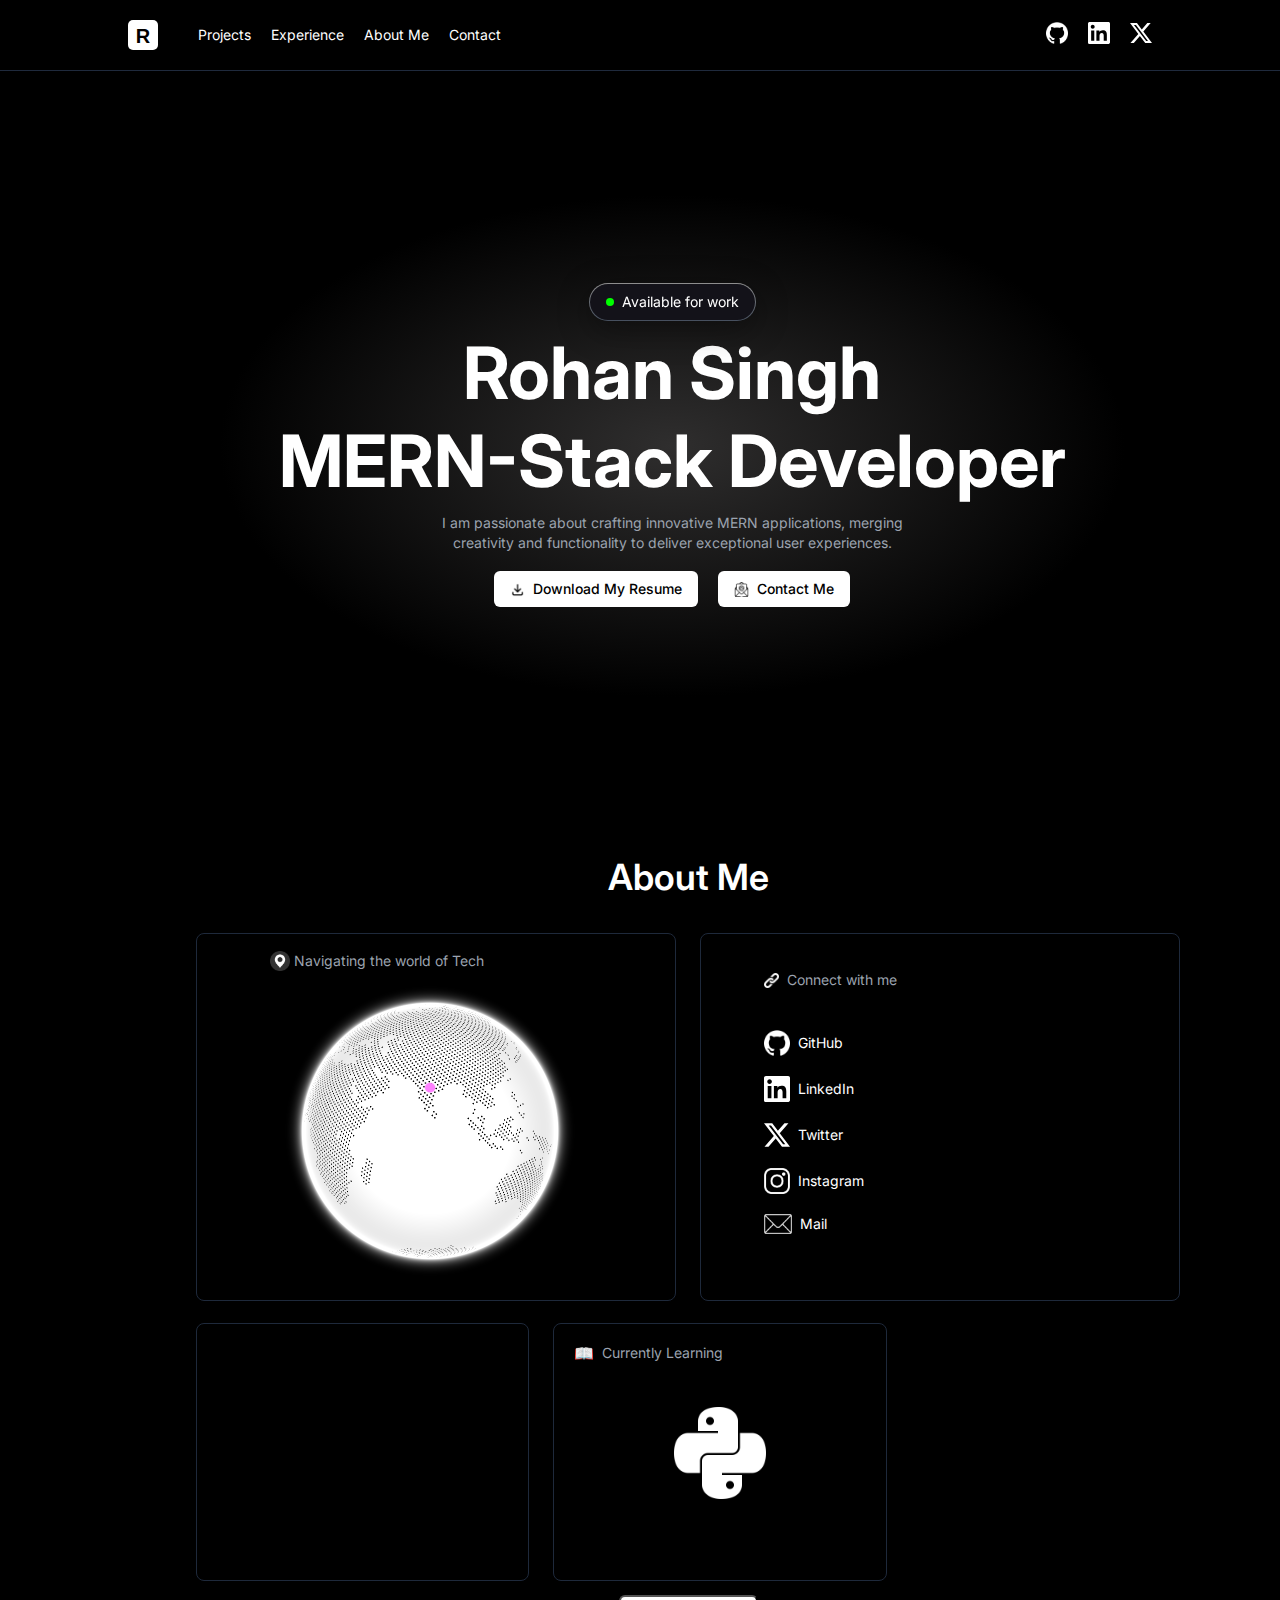
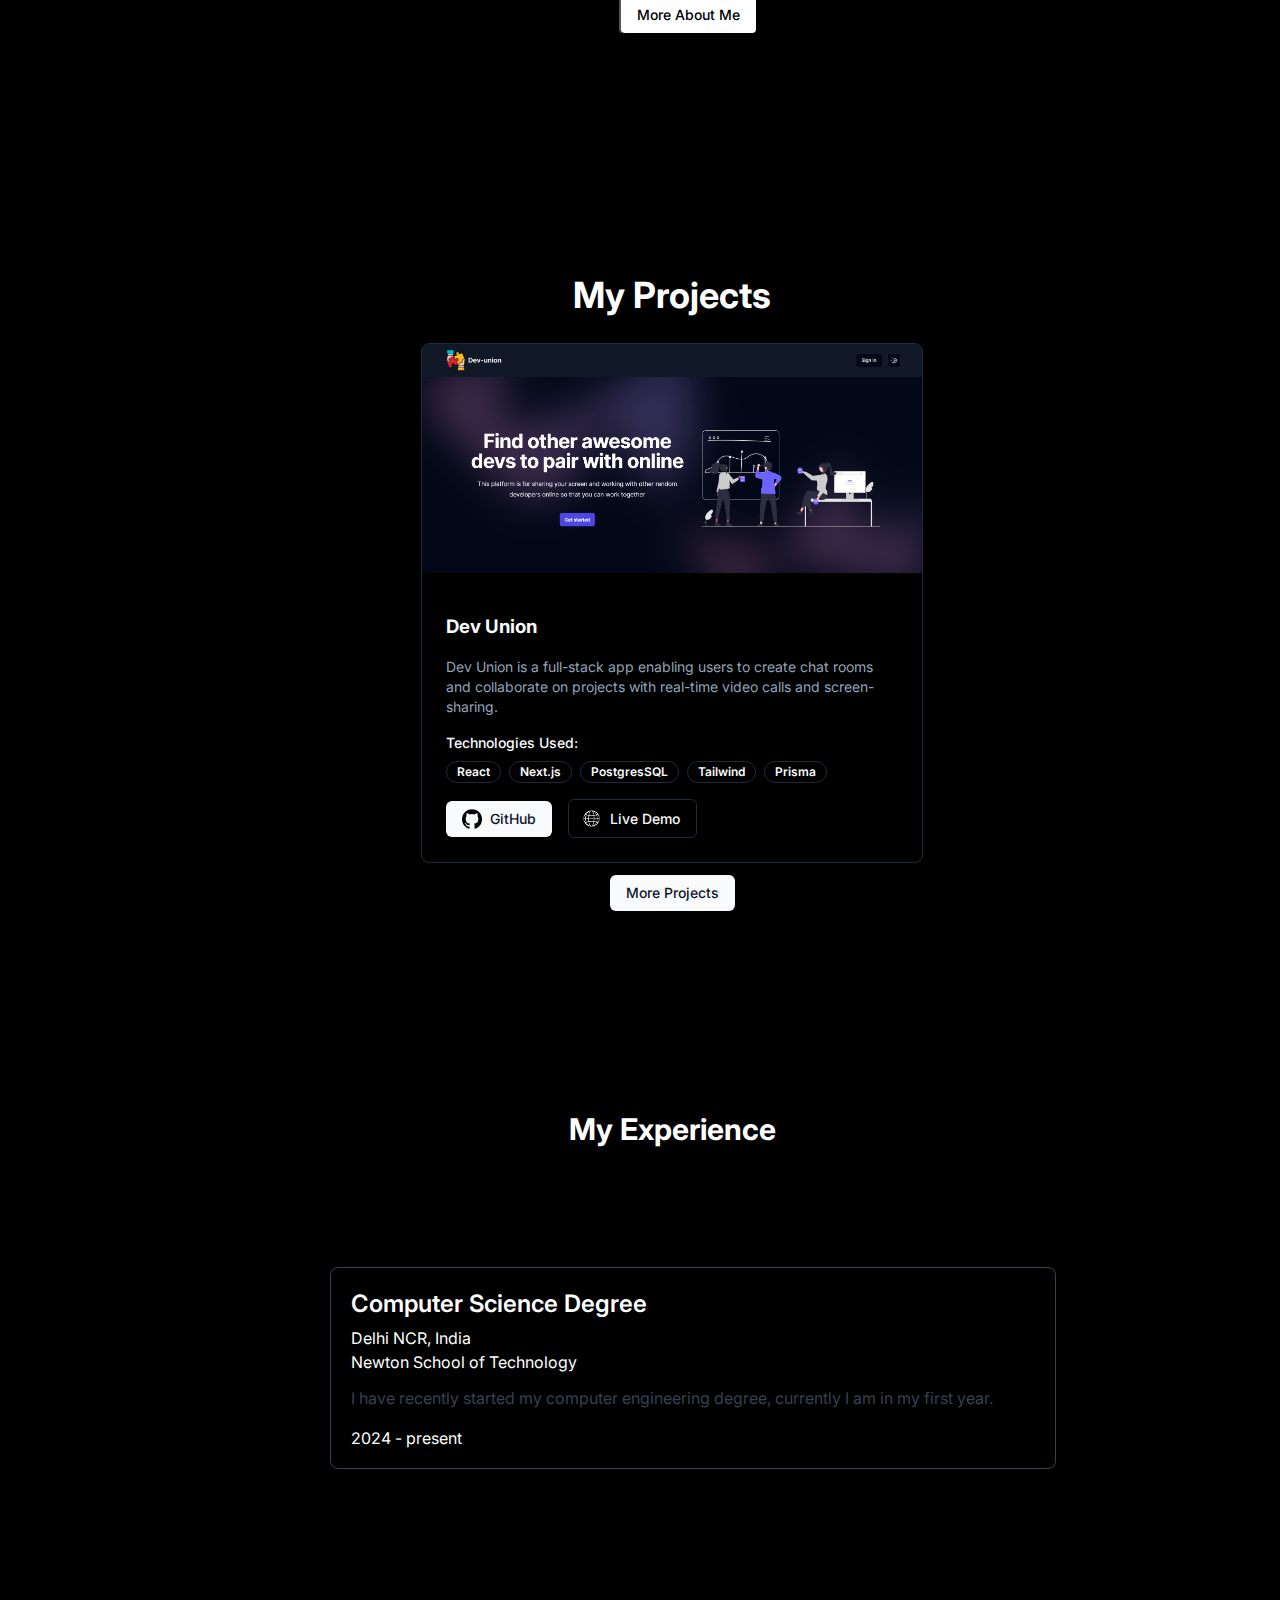
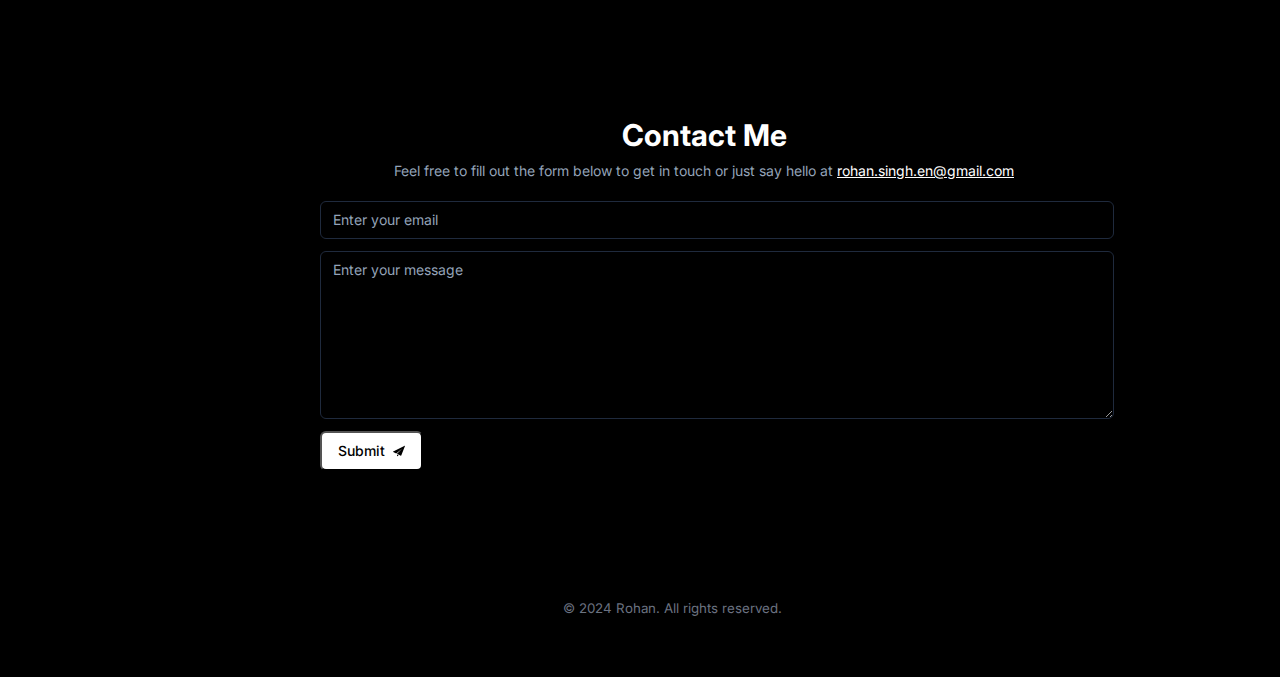
<file: index.html>
<!DOCTYPE html>
<html lang="en">
<head>
    <meta charset="UTF-8">
    <meta name="viewport" content="width=device-width, initial-scale=1.0">
    <title>Rohan Singh</title>
    <link rel="stylesheet" href="src/Styles/styles.css">
    <link rel="preconnect" href="https://fonts.googleapis.com">
    <link rel="preconnect" href="https://fonts.gstatic.com" crossorigin>
    <link href="https://fonts.googleapis.com/css2?family=Inter:ital,opsz,wght@0,14..32,100..900;1,14..32,100..900&display=swap" rel="stylesheet">
    <link rel="stylesheet" href="src/Styles/experience.css">
    <link rel="stylesheet" href="src/Styles/about.css">
    <link rel="stylesheet" href="src/Styles/projects.css">
    <link rel="stylesheet" href="src/Styles/contact.css">
</head>
<body>
    <div style="overflow: hidden;">
        <div id="nav-container">
            <div id="navdiv">
                <div id="button-container">
                    <a href="#">
                        <div class="logo">R</div>
                    <div id="menu-items">
                        <a href="myprojects.html">Projects</a>
                        <a href="/#experience">Experience</a>
                        <a href="about.html">About Me</a>
                        <a href="/#contact">Contact</a>
                    </div>
                </div>
                <div id="social-container">
                    <a href="https://github.com/r0hansng" target="_blank">
                        <img class="social-logo" src="src/Styles/Pictures/github.png">
                    </a>
                    <a href="https://www.linkedin.com/in/rohansng/" target="_blank">
                        <img class="social-logo" src="src/Styles/Pictures/linkedin-app-white-icon.svg">
                    </a>
                    <a href="https://x.com/r0hansng" target="_blank">
                        <img class="social-logo" src="src/Styles/Pictures/x-social-media-white-icon.svg">
                    </a>
                </div>
            </div>
        </div>
        <div id="super-container">
            <section id="hero-section">
                <div class="main-heading">
                    <button class="available-button"style="">
                        <div class="available">
                            <div class="blinking-circle" style="background-color: rgb(0, 255, 0); width:8px; height: 8px; border-radius: 50%;"></div>
                            Available for work
                        </div>
                    </button>
                    <div>
                        Rohan Singh
                    </div>
                    <div>
                        MERN-Stack Developer
                    </div>
                    <p class="description">
                        I am passionate about crafting innovative MERN applications,
                        merging creativity and functionality to deliver exceptional user experiences.
                    </p>
                    <div class="two-buttons">
                        <a href="https://drive.google.com/file/d/1EbuubdYfPklnH8oUXLTvDtz4ecRLwbII/view?usp=drive_link" target="_blank">
                            <img src="src/Styles/Pictures/download.png" style="height:15px;">Download My Resume</a>
                        <a href="#contact">
                            <img src="src/Styles/Pictures/mail.png" style="height:15px;">
                            Contact Me</a>
                    </div>
                </div>
            </section>
            <!-- About Section -->
            <div id="about-container">
                <div style="opacity: 1; transform: none;">
                    <div id="about-content-container">
                        <h1 id="about-homepage-header">
                            About Me
                        </h1>
                        <div class="about-card-container">
                            <div class="about-card-content-container">
                                <div class="about-card-content-separator-top">
                                    <div style="padding: 0.5rem;">
                                        <div style="display: flex; align-items: center; margin-top: 0.5rem; gap: 0.25rem;">
                                            <img height="20px" src="src/Styles/Pictures/gps.png" alt="">
                                            <h1 style="color:rgb(156 163 175); margin: 0; font-weight: inherit; font-size: 0.875rem; line-height: 1.25rem;">
                                                Navigating the world of Tech
                                            </h1>
                                        </div>
                                        <div style="overflow: hidden; margin-right: 0.75rem;">
                                            <div id="globe-container">
                                                <img style="width: 100%; height: 100%; display: block; max-height: 320px; max-width: 320px;" src="src/Styles/Pictures/Location_pin.png" alt="Globe Location" width="640" height="640">
                                            </div>
                                        </div>
                                    </div>
                                </div>
                            </div>
                            <div class="about-card-content-container">
                                <div class="about-card-content-separator-top">
                                    <div id="connect-links-container">
                                        <div id="connect-header">
                                            <img src="src/Styles/Pictures/link-512.png" alt="Link Icon" height="15px" width="15px">
                                            <h1 style="color: rgb(156 163 175); font-size: 0.875rem; line-height: 1.25rem; margin:0; font-weight: inherit;">
                                                Connect with me
                                            </h1>
                                        </div>
                                        <div id="links-container">
                                            <a class="link-content" href="https://github.com/r0hansng" target="_blank">
                                                <img class="connect-logo" src="src/Styles/Pictures/github.png">
                                                <h1 class="connect-site">
                                                    GitHub
                                                </h1>
                                            </a>
                                            <a class="link-content" href="https://www.linkedin.com/in/rohansng/" target="_blank">
                                                <img class="connect-logo" src="src/Styles/Pictures/linkedin-app-white-icon.svg">
                                                <h1 class="connect-site">
                                                    LinkedIn
                                                </h1>
                                            </a>
                                            <a class="link-content" href="https://x.com/r0hansng" target="_blank">
                                                <img class="connect-logo" src="src/Styles/Pictures/x-social-media-white-icon.svg">
                                                <h1 class="connect-site">
                                                    Twitter
                                                </h1>
                                            </a>
                                            <a class="link-content" href="https://www.instagram.com/r0hansng/" target="_blank">
                                                <img class="connect-logo" src="src/Styles/Pictures/instagram_logo.png" alt="Instagram">
                                                <h1 class="connect-site">
                                                    Instagram
                                                </h1>
                                            </a>
                                            <a class="link-content" href="mailto:rohan.singh.en@gmail.com" target="_blank">
                                                <img height="20px" src="src/Styles/Pictures/White Email Icon.png" alt="">
                                                <h1 class="connect-site">
                                                    Mail
                                                </h1>
                                            </a>
                                        </div>
                                    </div>
                                </div>
                            </div>
                        </div>
                        <div class="about-card-container">
                            <div class="about-card-content-container-bottom">
                                <div class="content-container-about-bottom">
                                    <!-- Carousel -->
                                     <div style="width: 100%; overflow: hidden; position: relative;">
                                        <div style="display: flex; justify-content: center; align-items: center; flex-direction: column; width: 100%; overflow: hidden; gap: 2.5rem; background-color: black;"></div>
                                     </div>
                                </div>
                            </div>
                            <div class="about-card-content-container-bottom">
                                <div class="content-container-about-bottom">
                                    <div id="seprator-learning">
                                        <div style="display: flex; align-items: center; margin-bottom: 2.5rem; gap: 0.5rem;">
                                            <p>
                                                📖
                                            </p>
                                            <h1 style="color: rgb(156 163 175); margin: 0; font-weight: inherit; font-size:0.875rem; line-height: 1.25rem;">
                                                Currently Learning
                                            </h1>
                                        </div>
                                        <div style="display: flex; align-items: center; justify-content:center; width: 100%;">
                                            <img loading="lazy" height="100" src="src/Styles/Pictures/icons8-python-500.png" alt="GoLang" style="margin:0;">
                                        </div>
                                    </div>
                                </div>
                            </div>
                        </div>
                        <a style="color: inherit; text-decoration: inherit;" href="about.html">
                            <button id="more-about">
                                More About Me
                            </button>
                        </a>
                    </div>
                </div>
            </div>
            <!-- Projects Section -->
            <div id="project-section-header">
                <h1 id="my-projects">
                    My Projects
                </h1>
                <div id="project-card-container">
                    <div class="project-card">
                        <img class="project-thumbnail" src="src/Styles/Pictures/Dev Union.png" alt="Project Thumbnail" width="400" height="500">
                        <div class="project-description-container">
                            <div>
                                <h3>Dev Union</h3>
                                <p class="project-description">
                                    Dev Union is a full-stack app enabling users to create chat rooms and collaborate on projects with real-time video calls and screen-sharing.
                                </p>
                            </div>
                            <div class="project-technology-container">
                                <div class="technology-header">
                                    Technologies Used:
                                </div>
                                <div class="shield-container">
                                    <div class="technology-name">React</div>
                                    <div class="technology-name">Next.js</div>
                                    <div class="technology-name">PostgresSQL</div>
                                    <div class="technology-name">Tailwind</div>
                                    <div class="technology-name">Prisma</div>
                                </div>
                                <div class="project-link-button">
                                    <a class="project-github" target="_blank" href="https://github.com/MayankUghade/Dev-Union">
                                        <img src="src/Styles/Pictures/GitHub Logo.png" alt="GitHub" height="20px">
                                        GitHub
                                    </a>
                                    <a class="live-demo-button" target="_blank" href="https://dev-union.vercel.app/">
                                        <img src="src/Styles/Pictures/Globe Vector Icon PNG.jpeg" alt="Live Icon" height="21px">
                                        Live Demo
                                    </a>
                                </div>
                            </div>
                        </div>
                    </div>
                </div>
                <a id="more-projects-button" href="/myprojects.html">
                    More Projects
                </a>
            </div>
            <!-- Experience Section -->
            <div class="experience-section" id="experience">
                <h1 style="font-weight: 700; font-size:1.875rem; line-height:2.25rem; margin:0;">
                    My Experience
                </h1>
                <div>
                    <div class="experience-content-cards-section">
                        <div>
                            <section style="padding-top: 120px; padding-bottom: 120px; display: flex; gap: 2.rem; justify-content: center; align-items: center; flex-direction: column; scroll-margin-top: 7rem; width: 100%;">
                                <!-- Experience Cards -->
                                <div id="experience-card-container">
                                    <div>
                                        <div class="experience-card">
                                            <h1 class="experience-header">
                                                Computer Science Degree
                                            </h1>
                                            <p class="experience-location">
                                                Delhi NCR, India
                                            </p>
                                            <p class="experience-institution">
                                                Newton School of Technology
                                            </p>
                                            <p class="experience-description">
                                                I have recently started my computer engineering degree, currently I am in my first year.
                                            </p>
                                            <p class="experience-duration">
                                                2024 - present
                                            </p>
                                        </div>
                                    </div>
                                </div>
                            </section>
                        </div>
                    </div>
            </div>
            <div id="contact">
                <div id="contact-me-section">
                    <h1 class="contact-me-heading">
                        Contact Me
                    </h1>
                    <p class="mail-line">
                        Feel free to fill out the form below to get in touch or just say hello at
                        <span style="text-decoration: underline;--tw-text-opacity: 1; color: rgb(255 255 255 / var(--tw-text-opacity));">
                            <a style="color:inherit; text-decoration: inherit;"target="_blank" rel="noopener noreferrer" href="mailto:rohan.singh.en@gmail.com">
                                rohan.singh.en@gmail.com
                            </a>
                        </span>
                    </p>
                    <form style="gap:.75rem; flex-direction: column; display: flex;" onsubmit="handleSubmit(event)">
                        <input class="email" name="mail" required type="email" placeholder="Enter your email" onchange="userEmail = this.value">
                        <textarea class="message" name="message" required placeholder="Enter your message" 
                        onchange="msgs = this.value"></textarea>
                        <button class="send-button" type="submit">
                            Submit
                            <img class="send-mail-icon" src="src/Styles/Pictures/send-svgrepo-com.svg" style="height:12px; width:12px;">
                        </button>
                    </form>
                </div>
            </div>
        </div>
    <footer class="foot">
        <small class="mb-2 block text-xs">
            © 2024 Rohan. All rights reserved.
        </small>
    </footer>
    <script src="src/JS/script.js"></script>
</body>
</html>
</file>
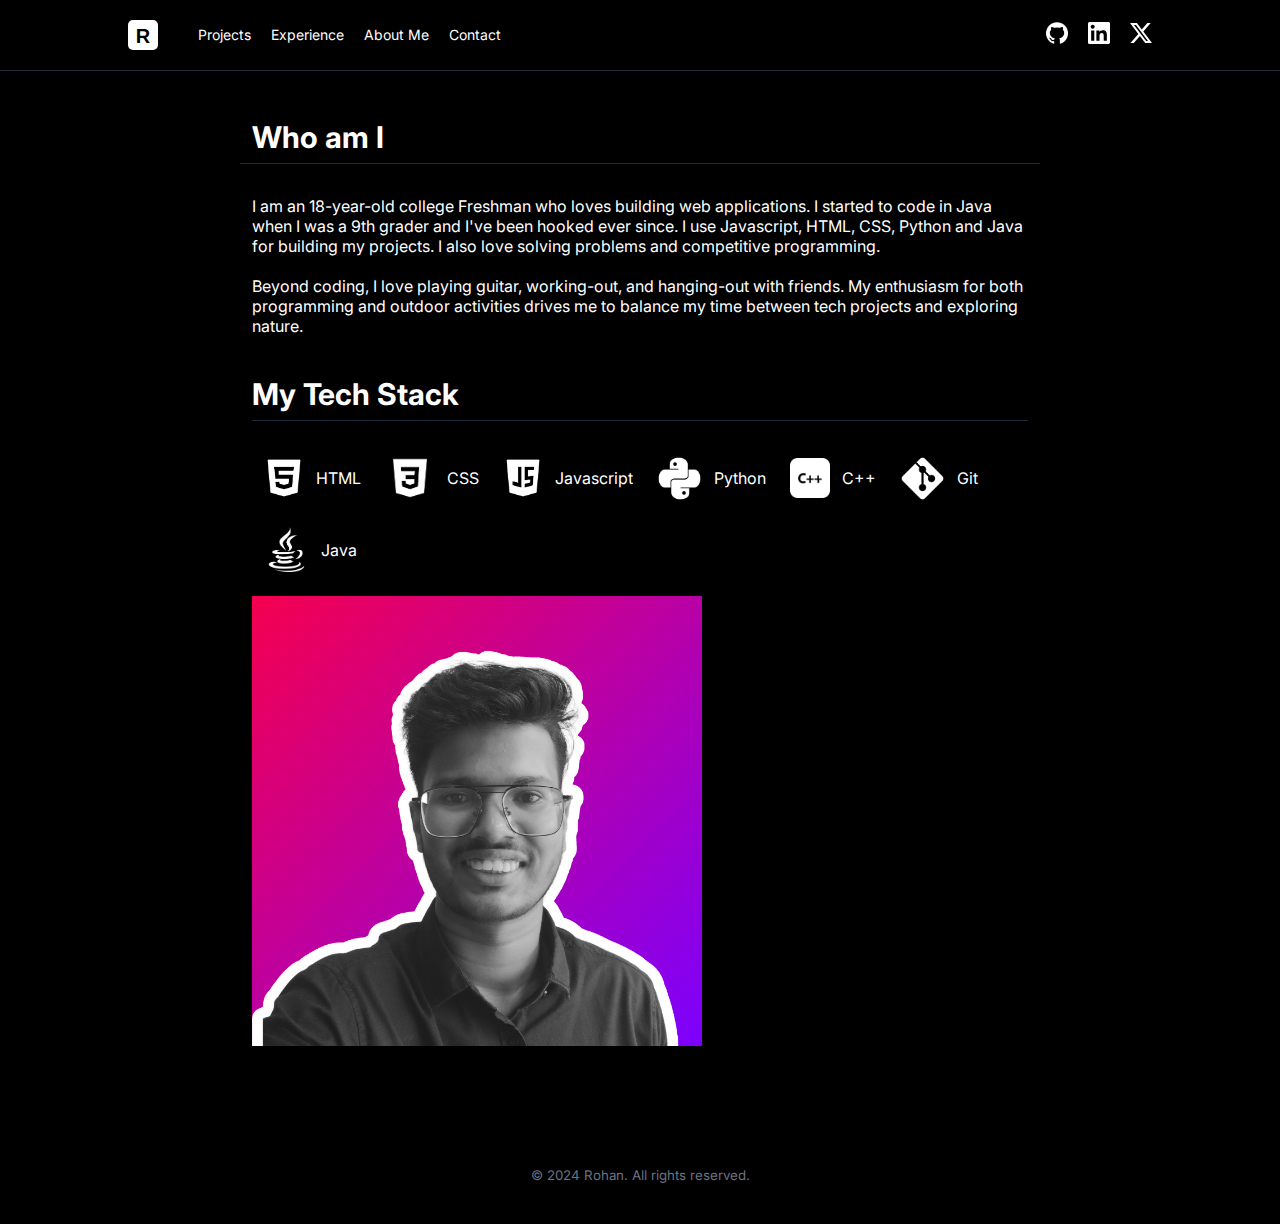
<file: about.html>
<!DOCTYPE html>
<html lang="en">
<head>
    <meta charset="UTF-8">
    <meta name="viewport" content="width=device-width, initial-scale=1.0">
    <title>Rohan Singh</title>
    <link rel="stylesheet" href="src/Styles/styles.css">
    <link rel="preconnect" href="https://fonts.googleapis.com">
    <link rel="preconnect" href="https://fonts.gstatic.com">
    <link href="https://fonts.googleapis.com/css2?family=Inter:ital,opsz,wght@0,14..32,100..900;1,14..32,100..900&display=swap" rel="stylesheet">
    <link rel="stylesheet" href="src/Styles/about.css">
</head>
<body>
    <div style="overflow: hidden;">
        <div id="nav-container">
            <div id="navdiv">
                <div id="button-container">
                    <a href="index.html">
                        <div class="logo">R</div>
                    <div id="menu-items">
                        <a href="myprojects.html">Projects</a>
                        <a href="/#experience">Experience</a>
                        <a href="#">About Me</a>
                        <a href="/#contact">Contact</a>
                    </div>
                </div>
                <div id="social-container">
                    <a href="https://github.com/r0hansng" target="_blank">
                        <img class="social-logo" src="src/Styles/Pictures/github.png">
                    </a>
                    <a href="https://www.linkedin.com/in/rohansng/" target="_blank">
                        <img class="social-logo" src="src/Styles/Pictures/linkedin-app-white-icon.svg">
                    </a>
                    <a href="https://x.com/r0hansng" target="_blank">
                        <img class="social-logo" src="src/Styles/Pictures/x-social-media-white-icon.svg">
                    </a>
                </div>
            </div>
        </div>
        <div class="about">
            <h1 id="about-me-description-header">
                Who am I
            </h1>
            <div class="about-html-div-container">
                <div>
                    <p style="margin:0; margin-top: 1.25rem; color:white; font-size: 16px;">
                        I am an 18-year-old college Freshman who loves building web applications. I started to code in Java when I was a 9th grader and I've been hooked ever since. I use Javascript, HTML, CSS, Python and Java for building my projects. I also love solving problems and competitive programming.
                    </p>
                    <p style="margin:0; margin-top: 1.25rem; margin-bottom:2.5rem; color:white; font-size: 16px;">
                        Beyond coding, I love playing guitar, working-out, and hanging-out with friends. My enthusiasm for both programming and outdoor activities drives me to balance my time between tech projects and exploring nature.   
                    </p>
                    <h1 id="techstack-header">
                        My Tech Stack
                    </h1>
                    <div style="border-top: 1px solid rgb(31, 42, 61);">
                        <div style="gap:1rem; padding:.5rem; flex-wrap: wrap; display: flex; margin-top: 1.25rem;">
                            <div style="padding:.25rem; gap:.75rem; display: flex; align-items: center; ">
                                <img style="width:40px; height: 40px;"src="src/Styles/Pictures/icons8-html-5-500.png">
                                <p style="color:white;">HTML</p>
                            </div>
                            <div style="padding:.25rem; gap:.75rem; display: flex; align-items: center; ">
                                <img style="width:50px; height: 50px;" src="src/Styles/Pictures/icons8-css-500.png">
                                <p style="color:white;">CSS</p>
                            </div>
                            <div style="padding:.25rem; gap:.75rem; display: flex; align-items: center; ">
                                <img style="width:40px; height: 40px;" src="src/Styles/Pictures/icons8-javascript-500.png">
                                <p style="color:white;">Javascript</p>
                            </div>
                            <div style="padding:.25rem; gap:.75rem; display: flex; align-items: center; ">
                                <img style="width:45px; height: 45px;" src="src/Styles/Pictures/icons8-python-500.png">
                                <p style="color:white;">Python</p>
                            </div>
                            <div style="padding:.25rem; gap:.75rem; display: flex; align-items: center; ">
                                <img style="width:40px; height: 40px;" src="src/Styles/Pictures/icons8-c-plus-plus-100.png">
                                <p style="color:white;">C++</p>
                            </div>
                            <div style="padding:.25rem; gap:.75rem; display: flex; align-items: center; ">
                                <img style="width:45px; height: 45px;" src="src/Styles/Pictures/icons8-git-500.png">
                                <p style="color:white;">Git</p>
                            </div>
                            <div style="padding:.25rem; gap:.75rem; display: flex; align-items: center; ">
                                <img style="width:45px; height: 45px;" src="src/Styles/Pictures/icons8-java-500.png">
                                <p style="color:white;">Java</p>
                        </div>
                    </div>
                </div>
                <img src="src/Styles/Pictures/GitHub Profile Picture.png" alt="Profile Picture" loading="lazy" width="450" height="300" style="display:block; margin-top:0.75rem; max-width: 100%; height: auto; color:transparent;">
            </div>
        </div>
    </div>
    <footer class="foot">
        <small class="mb-2 block text-xs">
            © 2024 Rohan. All rights reserved.
        </small>
    </footer>
</body>
</html>
</file>
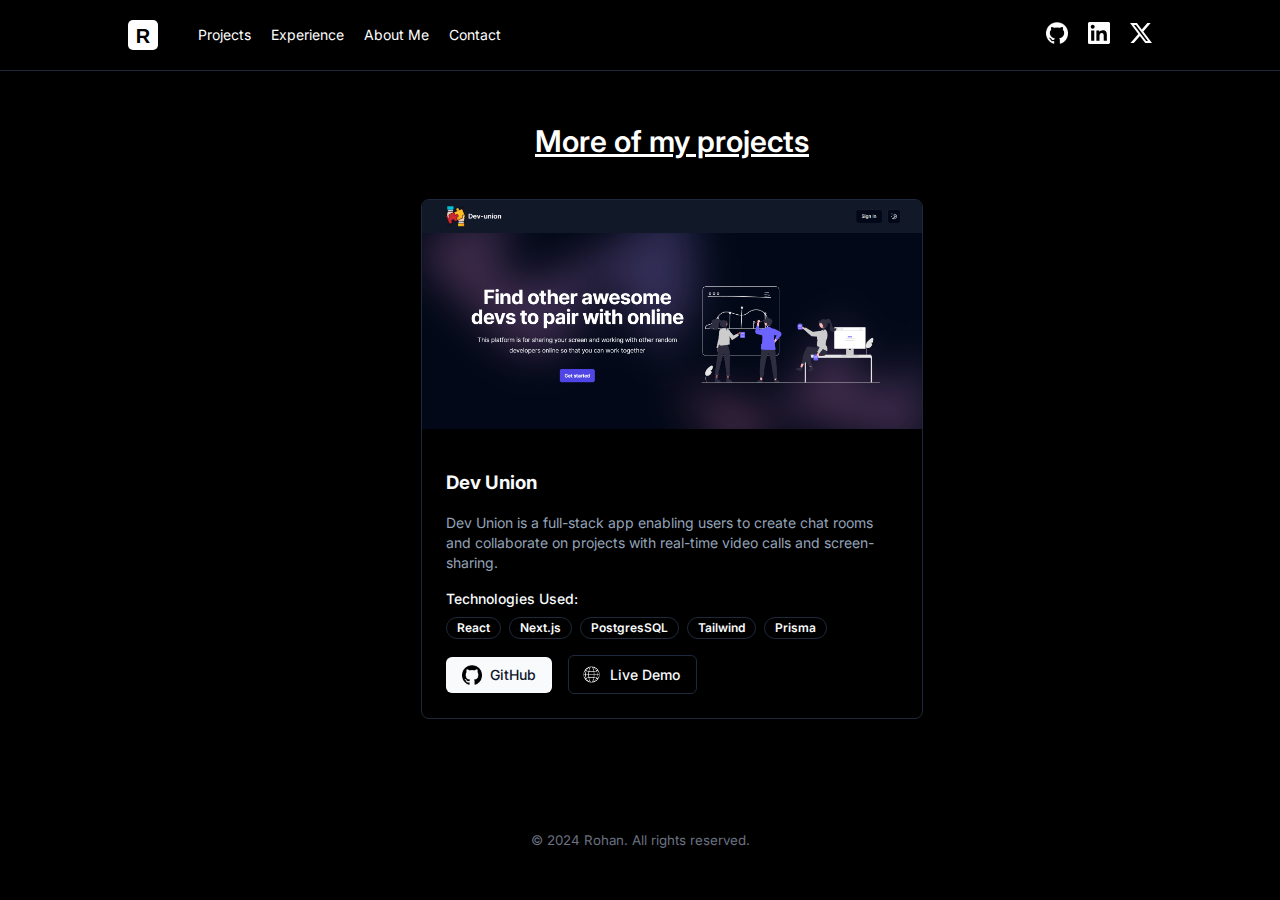
<file: myprojects.html>
<!DOCTYPE html>
<html lang="en">
<head>
    <meta charset="UTF-8">
    <meta name="viewport" content="width=device-width, initial-scale=1.0">
    <title>Rohan Singh</title>
    <link rel="stylesheet" href="src/Styles/styles.css">
    <link rel="preconnect" href="https://fonts.googleapis.com">
    <link rel="preconnect" href="https://fonts.gstatic.com">
    <link href="https://fonts.googleapis.com/css2?family=Inter:ital,opsz,wght@0,14..32,100..900;1,14..32,100..900&display=swap" rel="stylesheet">
    <link rel="stylesheet" href="src/Styles/projects.css">
</head>
<body>
    <div style="overflow: hidden;">
        <div id="nav-container">
            <div id="navdiv">
                <div id="button-container">
                    <a href="index.html">
                        <div class="logo">R</div>
                    <div id="menu-items">
                        <a href="#">Projects</a>
                        <a href="/#experience">Experience</a>
                        <a href="/about.html">About Me</a>
                        <a href="/#contact">Contact</a>
                    </div>
                </div>
                <div id="social-container">
                    <a href="https://github.com/r0hansng" target="_blank">
                        <img class="social-logo" src="src/Styles/Pictures/github.png">
                    </a>
                    <a href="https://www.linkedin.com/in/rohansng/" target="_blank">
                        <img class="social-logo" src="src/Styles/Pictures/linkedin-app-white-icon.svg">
                    </a>
                    <a href="https://x.com/r0hansng" target="_blank">
                        <img class="social-logo" src="src/Styles/Pictures/x-social-media-white-icon.svg">
                    </a>
                </div>
            </div>
        </div>
        <div id="container-project-page">
            <h1 id="project-page-header">
                More of my projects
            </h1>
            <div id="project-page-card-container">
                <div class="project-card">
                    <img class="project-thumbnail" src="src/Styles/Pictures/Dev Union.png" alt="Project Thumbnail" width="400" height="500">
                    <div class="project-description-container">
                        <div>
                            <h3>Dev Union</h3>
                            <p class="project-description">
                                Dev Union is a full-stack app enabling users to create chat rooms and collaborate on projects with real-time video calls and screen-sharing.
                            </p>
                        </div>
                        <div class="project-technology-container">
                            <div class="technology-header">Technologies Used:</div>
                            <div class="shield-container">
                                <div class="technology-name">React</div>
                                <div class="technology-name">Next.js</div>
                                <div class="technology-name">PostgresSQL</div>
                                <div class="technology-name">Tailwind</div>
                                <div class="technology-name">Prisma</div>
                            </div>
                            <div class="project-link-button">
                                <a class="project-github" target="_blank" href="https://github.com/MayankUghade/Dev-Union">
                                    <img src="src/Styles/Pictures/GitHub Logo.png" alt="GitHub" height="20px">GitHub</a>
                                <a class="live-demo-button" target="_blank" href="https://dev-union.vercel.app/">
                                    <img src="src/Styles/Pictures/Globe Vector Icon PNG.jpeg" alt="Live Icon" height="21px">Live Demo</a>
                            </div>
                        </div>
                    </div>
                </div>
            </div>
        </div>
        <div id="container-cover"></div>
    </div>
    <footer class="foot">
        <small class="mb-2 block text-xs">
            © 2024 Rohan. All rights reserved.
        </small>
    </footer>
</body>
</html>
</file>
<file: src/Styles/styles.css>
*{
    text-decoration: none;
    font-family:"Inter", sans-serif;
}
html{
    scroll-behavior:smooth;
    max-width: 100%;
}
body{
    background-color: black;
    margin:0;
}
div{
    display: block;
}
p {
    display: block;
    margin-block-start: 1em;
    margin-block-end: 1em;
    margin-inline-start: 0px;
    margin-inline-end: 0px;
    unicode-bidi: isolate;
    margin: 0;
}
h1{
    color:white;
}

#super-container{
    width: 100%;
    padding: 1.25rem;
    margin-right: auto;
    margin-left: auto;
    padding-right: 2rem;
    padding-left: 2rem;
    overflow: hidden;
}

#hero-section{
    background-image: radial-gradient(rgb(47, 46, 46), rgb(0, 0, 0), black);
    display: flex;
    align-items: center;
    justify-content: center;
    border-radius: 6px;
    position: relative;
    padding-top: 12rem;
    padding-bottom: 12rem;

}
/* Navigation bar */

 #nav-container{
    opacity: 1;
    transform: none;
    --tw-bg-opacity: 0.5;
    background-color: rgb(0 0 0 / var(--tw-bg-opacity));
    border-bottom: 1px solid rgb(31, 42, 61);
    z-index: 50;
    position: relative;
    overflow: hidden;
 }

#navdiv{
    min-width: 1024px;
    display: flex;
    align-items: center;
    padding: 1.25rem;
    justify-content: space-between;
    width: 75%;
    margin-right: auto;
    margin-left: auto;
    padding-right: 2rem;
    padding-left: 2rem;
}

#button-container{
    display: flex;
    align-items: center;
    gap: 1.25rem;
}

.social-logo{
    height:22px;
    width:22px;
}

#menu-items{
    display: flex;
    align-items: center;
    gap: 1.25rem;
}

#menu-items a{
    color:white;
    text-decoration: inherit;
    cursor: pointer;
    font-size: 0.875rem;
    line-height: 1.25rem;
}

#menu-items a:hover{
    color: #9ba3af;
}

#social-container{
    display: flex;
    align-items: center;
    gap: 1.25rem;
}

.logo{
    background-color:white; 
    height:20px;
    width:20px; 
    border-radius: 5px; 
    font-family: Arial, Helvetica, sans-serif; 
    font-weight: bold; 
    text-align: center;
    padding:5px 5px 5px 5px; 
    font-size: 20px;
    color:black;
}
/* The area used for showcasing the main info */
                    /* Dev info */

.main-heading{
    opacity: 1;
    transform: none;
    display:flex;
    flex-direction: column;
    align-items: center;
    position: relative;
    gap:1rem;
    background-color: hsl(var(--background) / .96);
    color:white;
    line-height: 1;
    font-size: 4.5rem;
    font-weight:700;
    min-width: 768px;
}

.description{
    --tw-text-opacity: 1;
    margin:0;
    font-size: 0.875rem;
    line-height: 1.25rem;
    text-align: center;
    color: rgb(156 163 175 / var(--tw-text-opacity));
    width: 515px;
    font-weight: normal;
}
                    /* Available for work button */
.available{
    display: flex;
    align-items: center;
    justify-content: space-between;
    gap:.5rem
}
.available-button{
    background-color: black; 
    color:white; 
    border-radius: 20px; 
    padding:0.5rem 1rem 0.5rem 1rem; 
    line-height: 1.25rem; 
    font-size: 0.875rem;
    backdrop-filter: blur(10px);
    -webkit-backdrop-filter: blur(10px);
    border-radius: 20px;
    border:1.5px solid rgba(255, 255, 255, 0.18);
    box-shadow: 0 8px 32px 0 rgba(0, 0, 0, 0.37);
    background: linear-gradient(#131219, #131219) padding-box, linear-gradient(
        var(--angle),
        #1e293b,
        #767676
      ) border-box;
    animation: 8s rotate linear infinite;
    transition: 2s;
}

@keyframes rotate {
  to {
    --angle: 360deg;
  }
}

@property --angle {
  syntax: "<angle>";
  initial-value: 0deg;
  inherits: false;
}

.available-button:hover{
    cursor: pointer;
    border: 2px solid rgb(31, 42, 61);
}

@keyframes blink {
    0% {
        opacity: 1;
    }

    50% {
        opacity: 0.2;
    }

    100% {
        opacity: 1;
    }

}

.blinking-circle {
    color: green;
    animation: blink 2.5s infinite;
}

.two-buttons{
    display: flex;
    flex-direction: row;
    gap:1.25rem;
    align-items: center;
    height:2.5rem;
}

.two-buttons a{
    display: inline-flex;
    justify-content: center;
    align-items: center;
    flex-direction: row;
    gap: 0.5rem;
    background-color: white;
    color:black;
    padding: 0.5rem 1rem 0.5rem 1rem;
    font-size: 0.875rem;
    font-weight: 500;
    line-height:1.25rem;
    border-radius: 6px;
    transition: 0.15s;
}

.two-buttons a:hover{
    background-color: rgb(225, 223, 223);
}

.foot{
    --tw-text-opacity:1;
    color:rgb(107 114 128 / var(--tw-text-opacity));
    font-family: Arial, Helvetica, sans-serif;
    padding-left: 1rem;
    padding-right: 1rem;
    margin-top: 100px;
    margin-bottom: 2.5rem;
    display: block;
    text-align: center;
    unicode-bidi: isolate;
    border: 0 solid #e5e7eb;
    box-sizing: border-box;
}
</file>
<file: src/Styles/experience.css>
*{
    text-decoration: none;
    font-family:"Inter", sans-serif;
}
html{
    scroll-behavior:smooth;
    max-width: 100%;
}
body{
    background-color: black;
    margin:0;
}
div{
    display: block;
}
p {
    display: block;
    margin-block-start: 1em;
    margin-block-end: 1em;
    margin-inline-start: 0px;
    margin-inline-end: 0px;
    unicode-bidi: isolate;
    margin: 0;
}
h1{
    color:white;
}

.experience-section{
    display: flex;
    flex-direction: column;
    align-items: center;
    justify-content: center;
    scroll-margin-top: 7rem;
    margin-top: 200px;
}

.experience-content-card-section{
    min-width: 640px;
    display: flex;
    position: relative;
    max-width: 56rem;
    width: 100%;
    height: 100%;
    margin-left: auto;
    margin-right: auto;
}

#experience-card-container{
    display: flex;
    flex-direction: column;
    max-width: 900px;
    gap: 2.5rem;
}

.experience-card{
    padding: 1.25rem;
    width: 100%;
    border: 1px solid #374151;
    border-radius: 0.5rem;
}

.experience-header{
    text-transform: capitalize; 
    font-weight: 600; 
    font-size: 1.5rem; 
    line-height: 2rem;
    margin:0;
}

.experience-location{
    font-weight: 400; 
    margin-top: 0.5rem; 
    color: white;
}

.experience-institution{
    color: white; 
    margin-top: 0.25rem;
}

.experience-description{
    --tw-text-opacity: 1; 
    color: rgb(55 65 81 / var(--tw-text-opacity)); 
    font-weight: 400; 
    margin-top: 1rem;
}

.experience-duration{
    font-weight: 400; 
    margin-top: 1.25rem; 
    color: white;
}
</file>
<file: src/Styles/about.css>
*{
    text-decoration: none;
    font-family:"Inter", sans-serif;
}

html{
    scroll-behavior:smooth;
    max-width: 100%;
}

body{
    background-color: black;
    margin:0;
}

div{
    display: block;
}

p {
    display: block;
    margin-block-start: 1em;
    margin-block-end: 1em;
    margin-inline-start: 0px;
    margin-inline-end: 0px;
    unicode-bidi: isolate;
    margin: 0;
}

h1{
    color:white;
}

#about-container{
    display: flex;
    justify-content: center;
    align-items: center;
    margin-left: auto;
    margin-right: auto;
    padding: 1rem;
    width: 100%;
}

#about-content-container{
    display: flex;
    justify-content: center;
    align-items: center;
    flex-wrap: wrap;
    gap: 0.5rem;
    margin-top: 2.5rem;
    width: 1000px;
}

#about-homepage-header{
    margin:0;
    font-weight: 600;
    font-size: 2.25rem;
    line-height: 2.5rem;
    margin-bottom: 1.25rem;
}

.about-card-container{
    display: flex;
    flex-direction: row;
    gap: 0.5rem;
    width: 100%;
}

.about-card-content-container{
    width: 50%;
    padding: 0.5rem;
}

.about-card-content-separator-top{
    display: flex;
    justify-content: center;
    align-items: center;
    height: 100%;
    border: 1px solid #1e293b;
    border-radius: 0.5rem;
}

#globe-container{
    position: relative;
    display: flex;
    align-items: center;
    justify-content: center;
    height: 100%;
    width: 100%;
}

#connect-links-container{
    display: flex;
    flex-direction: column;
    gap: 1.25rem;
    padding: 1.25rem;
    margin-right: 1.25rem;
}

#connect-header{
    display: flex;
    align-items: center;
    gap: 0.5rem;
    margin-top: -30px;
    margin-right: 200px;
}

#links-container{
    display: flex;
    flex-direction: column;
    gap: 1.25rem;
    margin-top: 1.25rem;
}

.connect-logo{
    width: 26px;
    height: 26px;
}

.connect-site{
    font-size: .875rem;
    line-height: 1.25rem;
    font-weight: inherit;
    margin: 0;
}

.link-content{
    display: flex;
    align-items: center;
    text-decoration: inherit;
    color: inherit;
    gap: 0.5rem;
}

.about-card-content-bottom{
    height: 16rem;
    width: 67.6666667%;
    padding: 0.5rem;
}

.content-container-about-bottom{
    border: 1px solid #1e293b;
    display: flex;
    align-items: center;
    justify-content: center;
    height: 100%;
    border-radius: 0.5rem;
}

.about-card-content-container-bottom{
    width: 33.33333%;
    height: 16rem;
    padding: 0.5rem;
}

#seprator-learning{
    display: flex;
    flex-direction: column;
    height: 85%;
    width: 100%;
    padding: 1.25rem;
}

#more-about{
    transition-property: color, background-color, border-color, text-decoration-color, fill, stroke;
    transition-timing-function: cubic-bezier(.4,0,.2,1);
    transition-duration: 0.15s;
    --tw-ring-offset-color: hsl(var(--background));
    display: inline-flex;
    align-items: center;
    justify-content: center;
    white-space: nowrap;
    color: black;
    font-weight: 500;
    font-size: 0.875rem;
    line-height: 1.25rem;
    padding: 0.5rem 1rem 0.5rem 1rem;
    background-color: white;
    border-radius: 6px;
    cursor: pointer;
    height: 2.5rem;
    text-transform: none;
    transition: 0.15s;
}

#more-about:hover{
    background-color: rgb(225, 223, 223);
}

/* About HTML */

.about{
    opacity: 1;
    transform: none;
    max-width:100%;
    margin-right: auto;
    margin-left: auto;
    margin-top:2.5rem;
    padding: 0.5rem;
    padding-right:15em;
    padding-left: 15rem;
}
#about-me-description-header{
    margin: 0;
    font-size: 1.875rem;
    line-height: 2.25rem;
    margin-left: 0.75rem;
    margin-bottom: 0.5rem;
    font-weight: 700;
}
.about-html-div-container{
    border-top: 1px solid rgb(31, 42, 61);
    display: flex;
    flex-direction: row;
    align-items: center;
    gap:2.5rem;
    padding: 0.75rem;
}
.profile{
    color:transparent; 
    margin-top:.75rem; 
    max-width: 100%; 
    height: auto; 
    display: block;
    overflow-clip-margin: content-box;
    overflow: clip;
}
#techstack-header{
    margin: 0;
    font-weight: 700;
    font-size: 1.875rem;
    line-height:2.25rem;
    margin-bottom: 0.5rem;
}
</file>
<file: src/Styles/projects.css>
*{
    text-decoration: none;
    font-family:"Inter", sans-serif;
}

html{
    scroll-behavior:smooth;
    max-width: 100%;
}

body{
    background-color: black;
    margin:0;
}

div{
    display: block;
}

p {
    display: block;
    margin-block-start: 1em;
    margin-block-end: 1em;
    margin-inline-start: 0px;
    margin-inline-end: 0px;
    unicode-bidi: isolate;
    margin: 0;
}

h1{
    color:white;
}

#container-project-page{
    opacity: 1;
    transform: none;
    width: 100%;
    margin-right: auto;
    margin-left: auto;
    padding: 0.75rem;
    padding-left: 2rem;
    padding-right: 2rem;
    display: flex;
    justify-content: center;
    align-items: center;
    flex-direction: column;
    margin-top: 2.5rem;
}

#container-cover{
    position: fixed;
    z-index: 9999;
    top: 16px;
    left: 16px;
    right: 16px;
    bottom: 16px;
    pointer-events: none;
}

#project-page-header{
    text-decoration-line: underline;
    font-weight: 600;
    font-size: 1.875rem;
    line-height: 2.25rem;
    margin: 0;
}

#project-page-card-container{
    display: flex;
    justify-content: center;
    align-items: center;
    flex-wrap: wrap;
    margin-top: 2.5rem;
    gap: 1.25rem;
}

/* Projects Section Homepage */

#project-section-header{
    display: flex;
    justify-content: center;
    align-items: center;
    flex-direction: column;
    margin-top: 200px;
    width: 100%;
    opacity: 1;
    transform: none;
}

#my-projects{
    margin-bottom: 1.75rem;
    font-size: 2.25rem;
    line-height: 2.5rem;
    font-weight: 700;
}

#project-card-container{
    display: flex;
    justify-content: center;
    align-items: center;
    flex-wrap: wrap;
    gap: 1.25rem;
}

.project-card{
    display: flex;
    flex-direction: column;
    height: auto;
    border: 1px solid #1e293b;
    border-radius: 0.5rem;
    width: 39%;
    color: hsl(var(--card-foreground));
    background-color: hsl(var(--card));
    --card: 0 0% 0%;
    --tw-ring-offset-shadow: 0 0 #0000;
    --card-foreground: 210 40% 98%;
    --tw-shadow: 0 10px 15px -3px rgba(0, 0, 0, .1), 0 4px 6px -4px rgba(0, 0, 0, .1);
    --tw-shadow-colored: 0 10px 15px -3px var(--tw-shadow-color), 0 4px 6px -4px var(--tw-shadow-color);
    box-shadow: var(--tw-ring-offset-shadow, 0 0 #0000), var(--tw-ring-shadow, 0 0 #0000), var(--tw-shadow);
    overflow: hidden;
}

.project-thumbnail{
    display: block;
    object-fit: cover;
    width: 100%;
    max-width: 100%;
    height: auto;
}

.project-description-container{
    display: flex;
    flex-direction: column;
    flex-grow: 1;
    padding: 1.5rem;
    justify-content: space-between;
}

.project-description{
    --muted-foreground: 215 20.2% 65.1%;
    color: hsl(var(--muted-foreground));
    font-size: .875rem;
    line-height: 1.25rem;
    margin-top: .5rem;
}

.project-technology-container{
    --tw-space-y-reverse: 0;
    margin-top: calc(1rem* calc(1 - var(--tw-space-y-reverse)));
    margin-bottom: calc(1rem* var(--tw-space-y-reverse));
}

.technology-header{
    font-weight: 500;
    font-size: 0.875rem;
    line-height: 1.25rem;
    margin-bottom: 0.5rem;
}

.shield-container{
    display: flex;
    flex-wrap: wrap;
    gap: 0.5rem;
}

.technology-name{
    --foreground: 210 40% 98%;
    color: hsl(var(--foreground));
    font-weight: 600;
    font-size: 0.75rem;
    line-height: 1rem;
    padding: 0.125rem 0.625rem 0.125rem 0.625rem;
    border: 1px solid #1e293b;
    border-radius: 9999px;
    align-items: center;
    display: inline-flex;
}

.project-link-button{
    --tw-space-y-reverse: 0;
    margin-top: calc(1rem* calc(1 - var(--tw-space-y-reverse)));
    margin-bottom: calc(1rem* var(--tw-space-y-reverse));
    display: flex;
    align-items: center;
    gap: 1rem;
}

.project-github{
    --tw-ring-offset-shadow: 0 0 #0000;
    --tw-ring-shadow: 0 0 #0000;
    --radius: 0.5rem;
    --primary: 210 40% 98%;
    --primary-foreground: 222.2 47.4% 11.2%;
    box-shadow: var(--tw-ring-offset-shadow, 0 0 #0000), var(--tw-ring-shadow, 0 0 #0000), var(--tw-shadow);
    --tw-shadow: 0 1px 3px 0 rgba(0, 0, 0, .1), 0 1px 2px -1px rgba(0, 0, 0, .1);
    --tw-shadow-colored: 0 1px 3px 0 var(--tw-shadow-color), 0 1px 2px -1px var(--tw-shadow-color);
    color: hsl(var(--primary-foreground));
    font-weight: 500;
    font-size: 0.875rem;
    line-height: 1.25rem;
    padding: 0.5rem 1rem 0.5rem 1rem;
    background-color: hsl(var(--primary));
    border-radius: calc(var(--radius) - 2px);
    display: inline-flex;
    align-items: center;
    gap: 0.5rem;
    transition: 0.15s;
}

.project-github:hover{
    background-color: rgb(225, 223, 223);
}

.live-demo-button{
    --background: 0 0% 0%;
    --tw-shadow: 0 1px 2px 0 rgba(0, 0, 0, .05);
    --tw-shadow-colored: 0 1px 2px 0 var(--tw-shadow-color);
    box-shadow: var(--tw-ring-offset-shadow, 0 0 #0000), var(--tw-ring-shadow, 0 0 #0000), var(--tw-shadow);
    font-weight: 500;
    font-size: 0.875rem;
    line-height: 1.25rem;
    padding: 0.5rem 1rem 0.5rem 12px;
    background-color: hsl(var(--background));
    border: 1px solid #1e293b;;
    border-radius: 6px;
    gap: 0.5rem;
    align-items: center;
    display: inline-flex;
    color: inherit;
    text-decoration: inherit;
    transition: 0.15s;
}

.live-demo-button:hover{
    background-color: #1e293b;
}

#more-projects-button{
    --background: 0 0% 0%;
    --primary: 210 40% 98%;
    --primary-foreground: 222.2 47.4% 11.2%;
    --tw-ring-offset-color: hsl(var(--background));
    color: hsl(var(--primary-foreground));
    font-weight: 500;
    font-size: 0.875rem;
    line-height: 1.25rem;
    padding: 0.5rem 1rem 0.5rem 1rem;
    background-color: hsl(var(--primary));
    border-radius: 6px;
    display: inline-flex;
    white-space: nowrap;
    justify-content: center;
    align-items: center;
    margin-top: 0.75rem;
    text-decoration: inherit;
    transition: 0.15s;
}

#more-projects-button:hover{
    background-color: rgb(225, 223, 223);
}
</file>
<file: src/Styles/contact.css>
*{
    text-decoration: none;
    font-family:"Inter", sans-serif;
}
html{
    scroll-behavior:smooth;
    max-width: 100%;
}
body{
    background-color: black;
    margin:0;
}
div{
    display: block;
}
p {
    display: block;
    margin-block-start: 1em;
    margin-block-end: 1em;
    margin-inline-start: 0px;
    margin-inline-end: 0px;
    unicode-bidi: isolate;
    margin: 0;
}
h1{
    color:white;
}

#contact{
    width:100%;
    padding:1.25rem;
    margin-right: auto;
    margin-left: auto;
    padding-left: 2rem;
    padding-right: 2rem;
}  

#contact-me-section{
    padding: 0.5rem;
    scroll-margin-top: 7rem;
    max-width: 48rem;
    width: 100%;
    margin-top:100px;
    margin-left: auto;
    margin-right: auto;
}

.contact-me-heading{
    margin:0;    
    font-size: 1.875rem;
    line-height: 2.25rem;
    text-align: center;
    font-weight: 700;
}

.mail-line{
    --muted-foreground: 215 20.2% 65.1%;
    color: hsl(var(--muted-foreground));
    margin:0;
    font-size: 0.875rem;
    line-height: 1.25rem;
    text-align: center;
    margin-top: .5rem;
    margin-bottom:1.25rem;
}

.email{
    display: flex;
    margin:0;
    background-color: black;
    border: 1px solid rgb(31, 42, 61);
    font-size: .875rem;
    line-height: 1.25rem;
    padding: 0.5rem 0.75rem 0.5rem 0.75rem;
    border-radius: 6px;
    width: 100%;
    height:1.25rem;
    color:white;
}

.message{
    display: flex;
    margin:0;
    background-color: black;
    border: 1px solid rgb(31, 42, 61);
    font-size: .875rem;
    line-height: 1.25rem;
    padding: 0.5rem 0.75rem 0.5rem 0.75rem;
    border-radius: 6px;
    width: 100%;
    height:1.25rem;
    color:white;
    min-height: 150px;
    resize: vertical;
}

.send-button{
    display: flex;
    outline: 2px solid transparent;
    outline-offset: 2px;
    color:black;
    font-weight: 500;
    font-size: 0.875rem;
    line-height: 1.25rem;
    padding: 0.5rem 1rem 0.5rem 1rem;
    background-color: white;
    border-radius: 6px;
    gap: 0.5rem;
    justify-content: center;
    align-items: center;
    width: fit-content;
    height: 2.5rem;
    transition: 0.15s;
}
.send-button:hover{
    cursor: pointer;
    padding:1.25rem;
    background-color: rgb(225, 223, 223);
}

::placeholder{
    --muted-foreground: 215 20.2% 65.1%;
    color: hsl(var(--muted-foreground));
}
</file>
